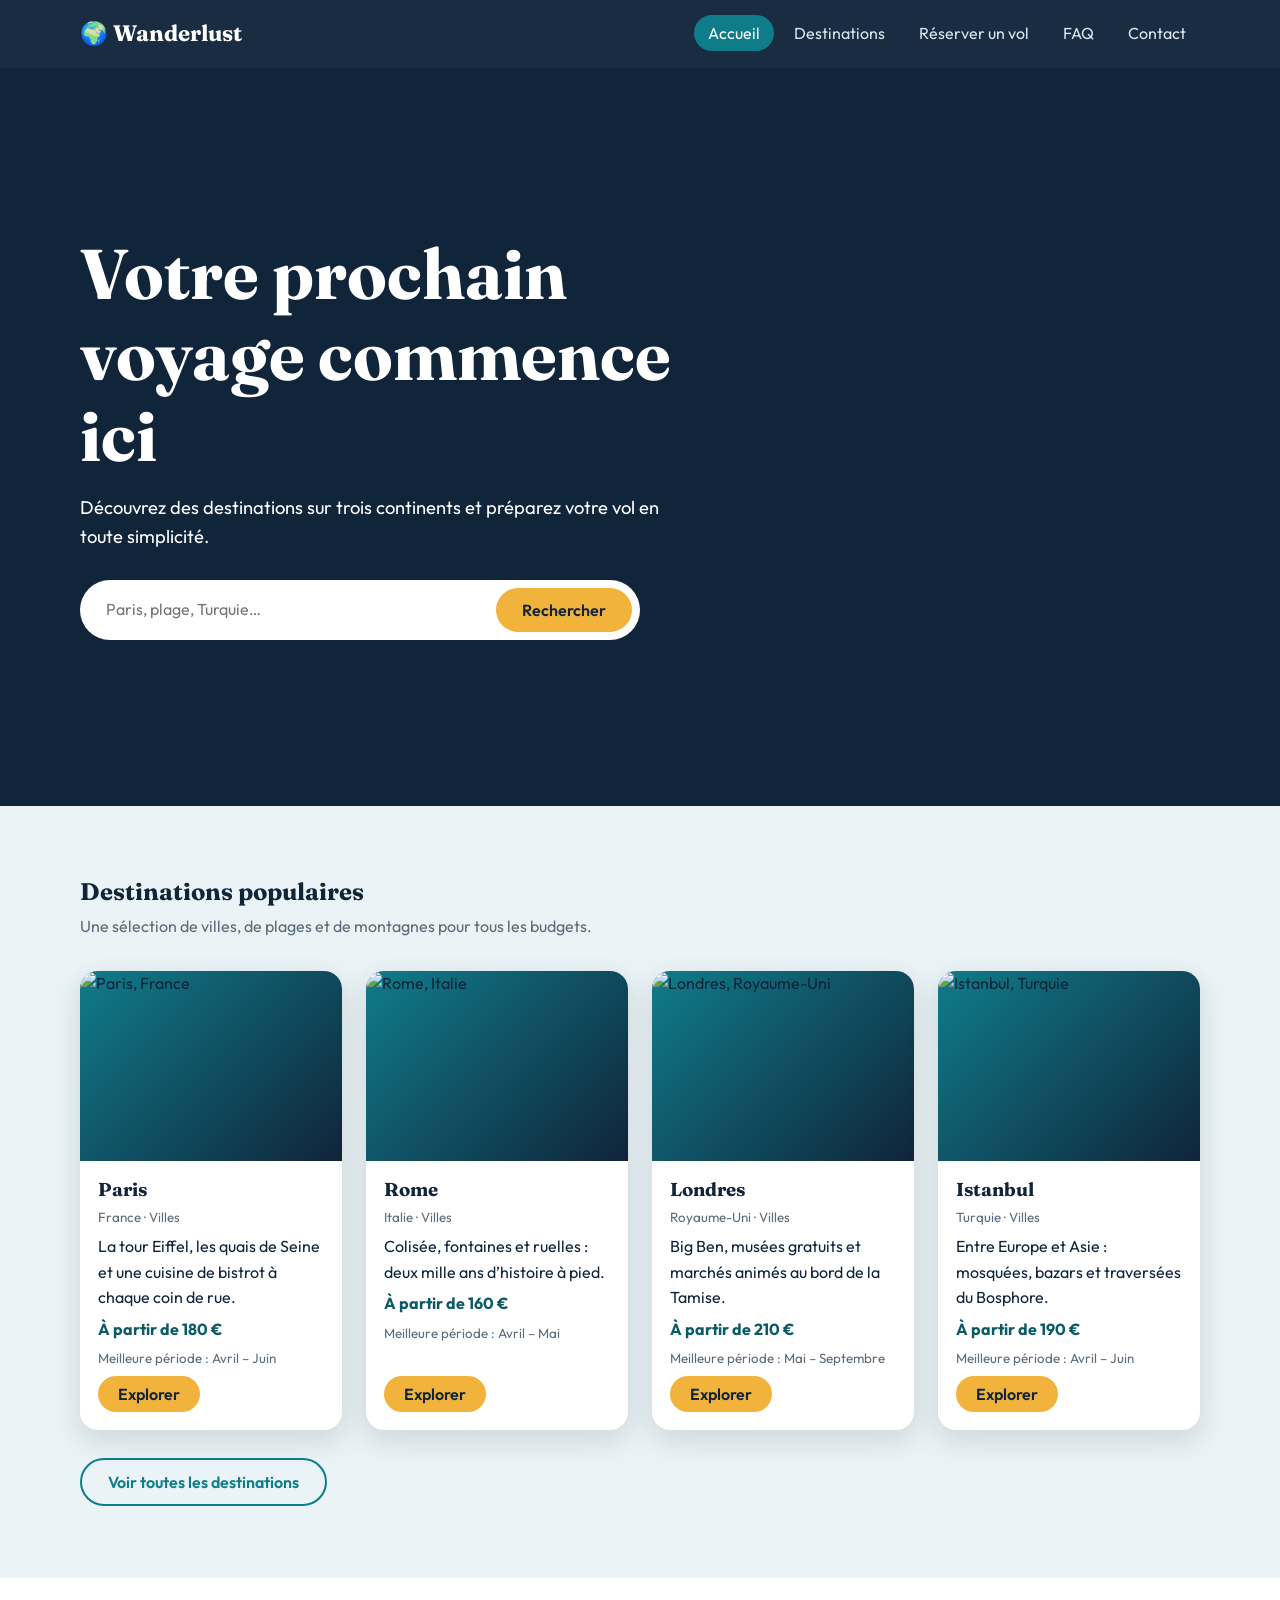
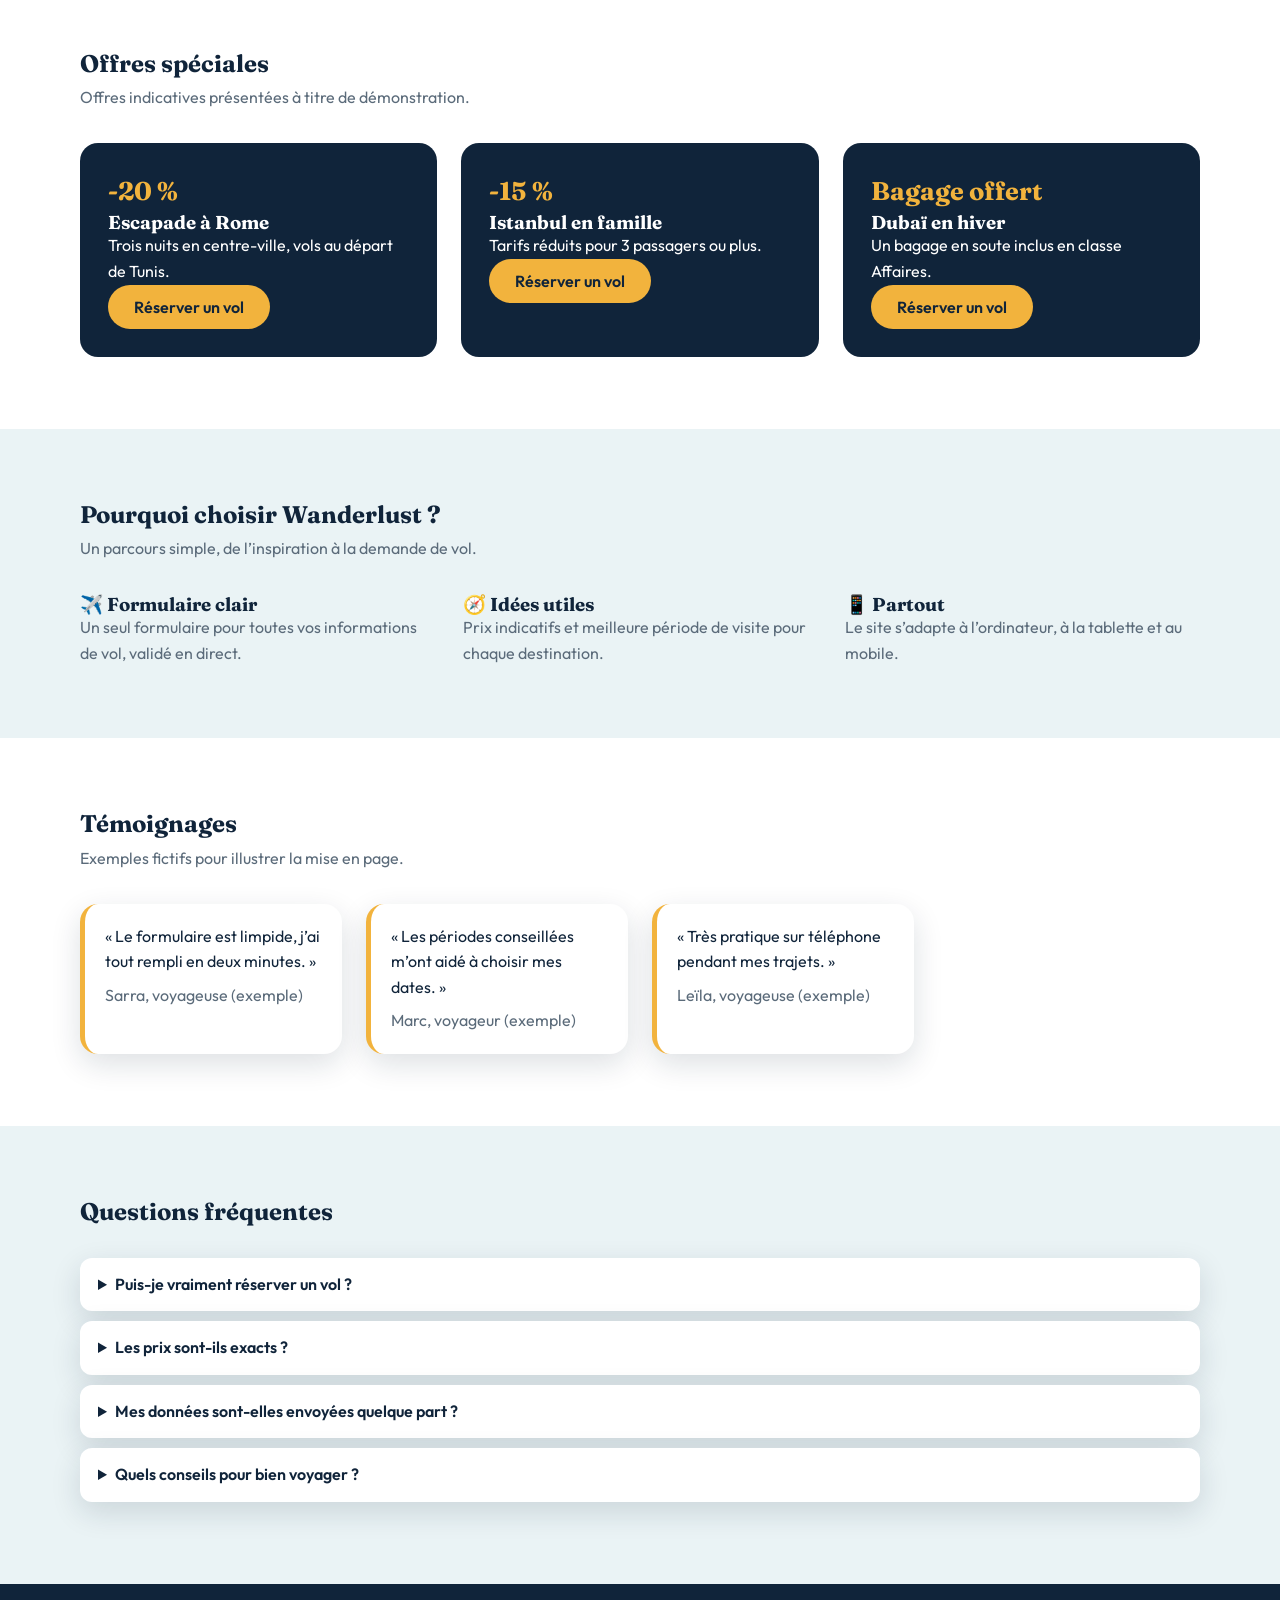
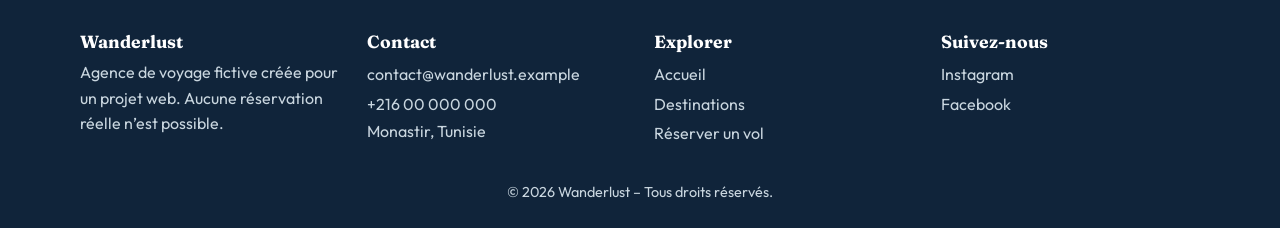
<file: index.html>
<!DOCTYPE html>
<html lang="fr">
<head>
<meta charset="UTF-8"><meta name="viewport" content="width=device-width, initial-scale=1.0">
<title>Wanderlust – Idées de voyage et vols</title>
<meta name="description" content="Wanderlust : trouvez votre prochaine destination et préparez votre demande de vol en quelques minutes.">
<link rel="preconnect" href="https://fonts.googleapis.com"><link rel="stylesheet" href="https://fonts.googleapis.com/css2?family=Fraunces:wght@600;700&family=Outfit:wght@400;500;600&display=swap"><link rel="stylesheet" href="styles.css">
</head>
<body>
<div id="site-header"></div>
<main>
<section class="hero" style="--bg:url('https://images.unsplash.com/photo-1436491865332-7a61a109cc05?auto=format&fit=crop&w=1600&q=70')">
<div class="wrap">
<h1>Votre prochain voyage commence ici</h1>
<p>Découvrez des destinations sur trois continents et préparez votre vol en toute simplicité.</p>
<form class="search" id="search" role="search"><label for="q" class="sr" style="position:absolute;left:-9999px">Rechercher une destination</label><input id="q" type="search" placeholder="Paris, plage, Turquie…"><button class="btn" type="submit">Rechercher</button></form>
</div>
</section>
<section class="alt"><div class="wrap">
<h2>Destinations populaires</h2><p class="lead">Une sélection de villes, de plages et de montagnes pour tous les budgets.</p>
<div class="grid" id="dest-grid" data-limit="4"></div>
<p style="margin-top:28px"><a class="btn o" href="categories.html">Voir toutes les destinations</a></p>
</div></section>
<section><div class="wrap">
<h2>Offres spéciales</h2><p class="lead">Offres indicatives présentées à titre de démonstration.</p>
<div class="offer">
<article><b>-20 %</b><h3>Escapade à Rome</h3><p>Trois nuits en centre-ville, vols au départ de Tunis.</p><p><a class="btn" href="booking.html?to=Rome">Réserver un vol</a></p></article>
<article><b>-15 %</b><h3>Istanbul en famille</h3><p>Tarifs réduits pour 3 passagers ou plus.</p><p><a class="btn" href="booking.html?to=Istanbul">Réserver un vol</a></p></article>
<article><b>Bagage offert</b><h3>Dubaï en hiver</h3><p>Un bagage en soute inclus en classe Affaires.</p><p><a class="btn" href="booking.html?to=Dubai">Réserver un vol</a></p></article>
</div></div></section>
<section class="alt"><div class="wrap">
<h2>Pourquoi choisir Wanderlust ?</h2><p class="lead">Un parcours simple, de l’inspiration à la demande de vol.</p>
<div class="why">
<div><h3>✈️ Formulaire clair</h3><p>Un seul formulaire pour toutes vos informations de vol, validé en direct.</p></div>
<div><h3>🧭 Idées utiles</h3><p>Prix indicatifs et meilleure période de visite pour chaque destination.</p></div>
<div><h3>📱 Partout</h3><p>Le site s’adapte à l’ordinateur, à la tablette et au mobile.</p></div>
</div></div></section>
<section><div class="wrap">
<h2>Témoignages</h2><p class="lead">Exemples fictifs pour illustrer la mise en page.</p>
<div class="grid">
<blockquote>« Le formulaire est limpide, j’ai tout rempli en deux minutes. »<cite>Sarra, voyageuse (exemple)</cite></blockquote>
<blockquote>« Les périodes conseillées m’ont aidé à choisir mes dates. »<cite>Marc, voyageur (exemple)</cite></blockquote>
<blockquote>« Très pratique sur téléphone pendant mes trajets. »<cite>Leïla, voyageuse (exemple)</cite></blockquote>
</div></div></section>
<section class="alt" id="faq"><div class="wrap">
<h2>Questions fréquentes</h2><p class="lead"></p>
<details><summary>Puis-je vraiment réserver un vol ?</summary><p>Non. Ce site est une démonstration : le formulaire valide vos informations et affiche un récapitulatif, sans réservation ni paiement. Une vraie réservation exige une API de compagnie aérienne et un service de paiement.</p></details>
<details><summary>Les prix sont-ils exacts ?</summary><p>Ce sont des estimations indicatives, non contractuelles.</p></details>
<details><summary>Mes données sont-elles envoyées quelque part ?</summary><p>Non, elles restent dans votre navigateur et ne sont pas enregistrées.</p></details>
<details><summary>Quels conseils pour bien voyager ?</summary><p>Vérifiez la validité de votre passeport, arrivez 3 heures avant un vol international et gardez vos documents dans le bagage à main.</p></details>
</div></section>
</main>
<div id="site-footer"></div>
<script src="script.js"></script>
</body>
</html>
</file>
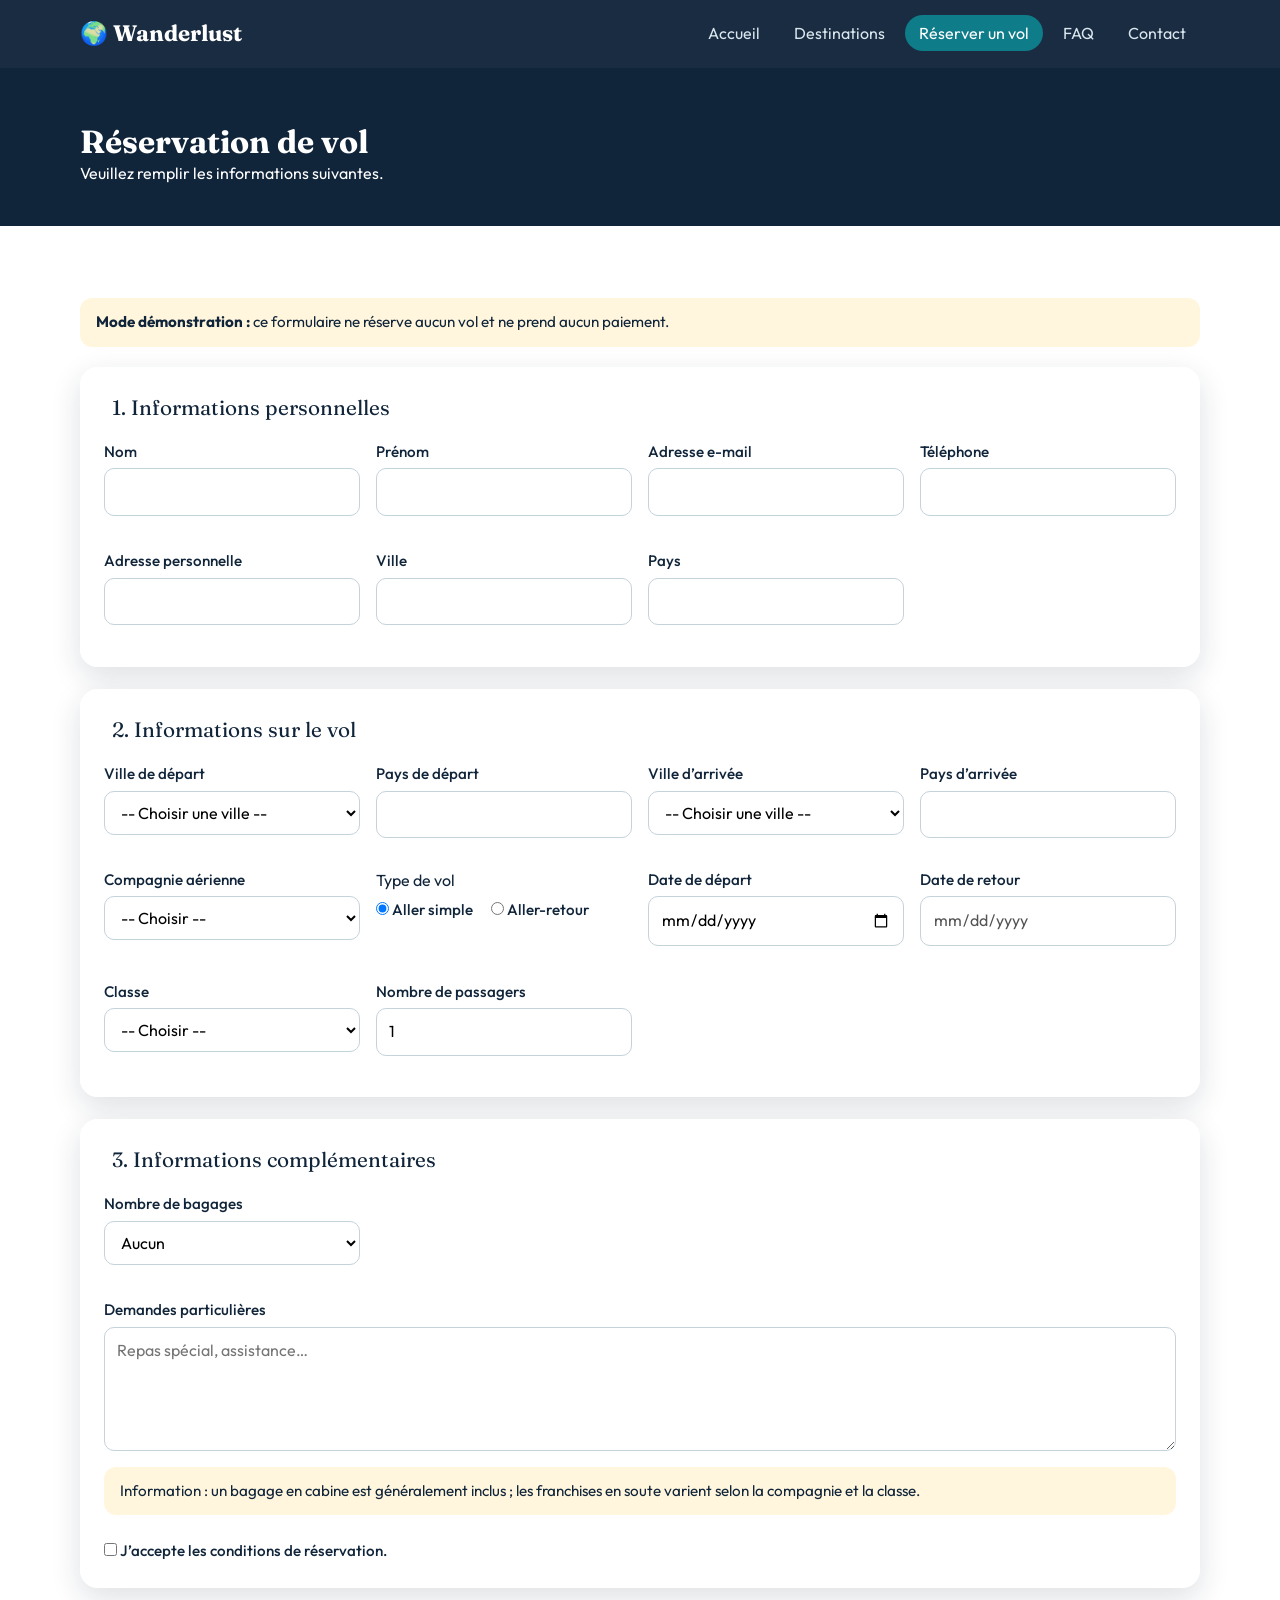
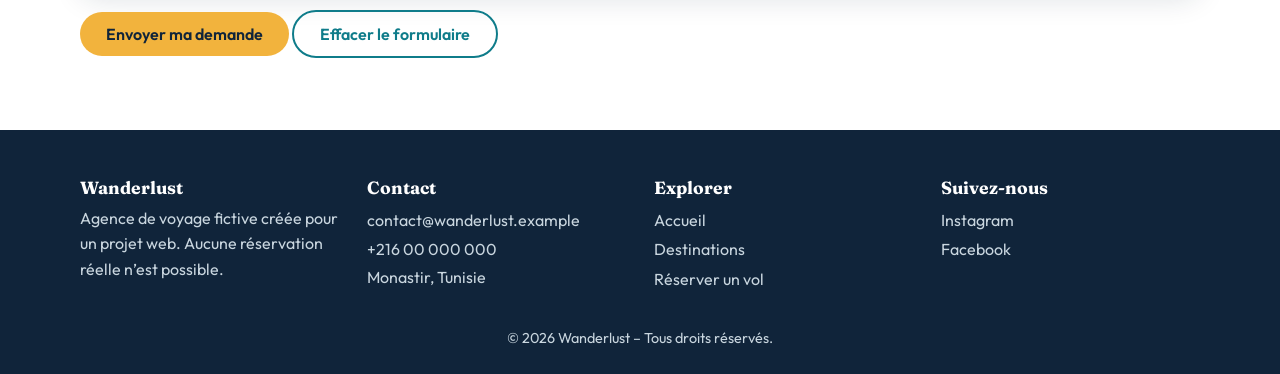
<file: booking.html>
<!DOCTYPE html>
<html lang="fr">
<head>
<meta charset="UTF-8"><meta name="viewport" content="width=device-width, initial-scale=1.0">
<title>Réservation de vol – Wanderlust</title>
<meta name="description" content="Remplissez votre demande de vol Wanderlust (démonstration).">
<link rel="preconnect" href="https://fonts.googleapis.com"><link rel="stylesheet" href="https://fonts.googleapis.com/css2?family=Fraunces:wght@600;700&family=Outfit:wght@400;500;600&display=swap"><link rel="stylesheet" href="styles.css">
</head>
<body>
<div id="site-header"></div>
<main>
<div class="page-top"><div class="wrap"><h1>Réservation de vol</h1><p>Veuillez remplir les informations suivantes.</p></div></div>
<section><div class="wrap">
<div id="confirm"></div>
<p class="demo"><b>Mode démonstration :</b> ce formulaire ne réserve aucun vol et ne prend aucun paiement.</p>
<form id="booking" action="#" method="post" novalidate>
<fieldset><legend>1. Informations personnelles</legend>
<div class="f"><label for="nom">Nom</label><input type="text" id="nom" name="nom" required><span class="err" id="e_nom"></span></div><div class="f"><label for="prenom">Prénom</label><input type="text" id="prenom" name="prenom" required><span class="err" id="e_prenom"></span></div><div class="f"><label for="email">Adresse e-mail</label><input type="email" id="email" name="email" required><span class="err" id="e_email"></span></div><div class="f"><label for="telephone">Téléphone</label><input type="tel" id="telephone" name="telephone" required><span class="err" id="e_telephone"></span></div><div class="f"><label for="adresse">Adresse personnelle</label><input type="text" id="adresse" name="adresse" required><span class="err" id="e_adresse"></span></div><div class="f"><label for="ville">Ville</label><input type="text" id="ville" name="ville" required><span class="err" id="e_ville"></span></div><div class="f"><label for="pays">Pays</label><input type="text" id="pays" name="pays" required><span class="err" id="e_pays"></span></div>
</fieldset>
<fieldset><legend>2. Informations sur le vol</legend>
<div class="f"><label for="depart">Ville de départ</label><select id="depart" name="depart" required><option value="">-- Choisir une ville --</option><option>Tunis</option><option>Paris</option><option>Londres</option><option>Rome</option><option>Istanbul</option><option>Dubai</option></select><span class="err" id="e_depart"></span></div>
<div class="f"><label for="pays_depart">Pays de départ</label><input id="pays_depart" readonly></div>
<div class="f"><label for="arrivee">Ville d’arrivée</label><select id="arrivee" name="arrivee" required><option value="">-- Choisir une ville --</option><option>Tunis</option><option>Paris</option><option>Londres</option><option>Rome</option><option>Istanbul</option><option>Dubai</option></select><span class="err" id="e_arrivee"></span></div>
<div class="f"><label for="pays_arrivee">Pays d’arrivée</label><input id="pays_arrivee" readonly></div>
<div class="f"><label for="compagnie">Compagnie aérienne</label><select id="compagnie" name="compagnie" required><option value="">-- Choisir --</option><option>Tunisair</option><option>Nouvelair</option><option>Air France</option><option>Turkish Airlines</option><option>Emirates</option></select><span class="err" id="e_compagnie"></span></div>
<div class="f"><span>Type de vol</span><div class="inline"><label><input type="radio" id="aller" name="type_vol" value="Aller simple" required checked> Aller simple</label><label><input type="radio" id="aller_retour" name="type_vol" value="Aller-retour"> Aller-retour</label></div></div>
<div class="f"><label for="date_depart">Date de départ</label><input type="date" id="date_depart" name="date_depart" required><span class="err" id="e_date_depart"></span></div><div class="f"><label for="date_retour">Date de retour</label><input type="date" id="date_retour" name="date_retour" ><span class="err" id="e_date_retour"></span></div>
<div class="f"><label for="classe">Classe</label><select id="classe" name="classe" required><option value="">-- Choisir --</option><option value="Économique">Économique</option><option value="Affaires">Affaires</option><option value="Première classe">Première classe</option></select><span class="err" id="e_classe"></span></div>
<div class="f"><label for="passagers">Nombre de passagers</label><input type="number" id="passagers" name="passagers" min="1" max="10" value="1" required><span class="err" id="e_passagers"></span></div>
</fieldset>
<fieldset><legend>3. Informations complémentaires</legend>
<div class="f"><label for="bagages">Nombre de bagages</label><select id="bagages" name="bagages"><option value="0">Aucun</option><option value="1">1 bagage</option><option value="2">2 bagages</option><option value="3+">3 bagages ou plus</option></select><span class="err" id="e_bagages"></span></div>
<div class="f full"><label for="demandes">Demandes particulières</label><textarea id="demandes" name="demandes" rows="4" placeholder="Repas spécial, assistance…"></textarea></div>
<div class="f full"><p class="demo">Information : un bagage en cabine est généralement inclus ; les franchises en soute varient selon la compagnie et la classe.</p><label><input type="checkbox" id="conditions" name="conditions" required> J’accepte les conditions de réservation.</label></div>
</fieldset>
<button class="btn" type="submit">Envoyer ma demande</button> <button class="btn o" type="reset">Effacer le formulaire</button>
</form>
</div></section>
</main>
<div id="site-footer"></div>
<script src="script.js"></script>
</body>
</html>
</file>
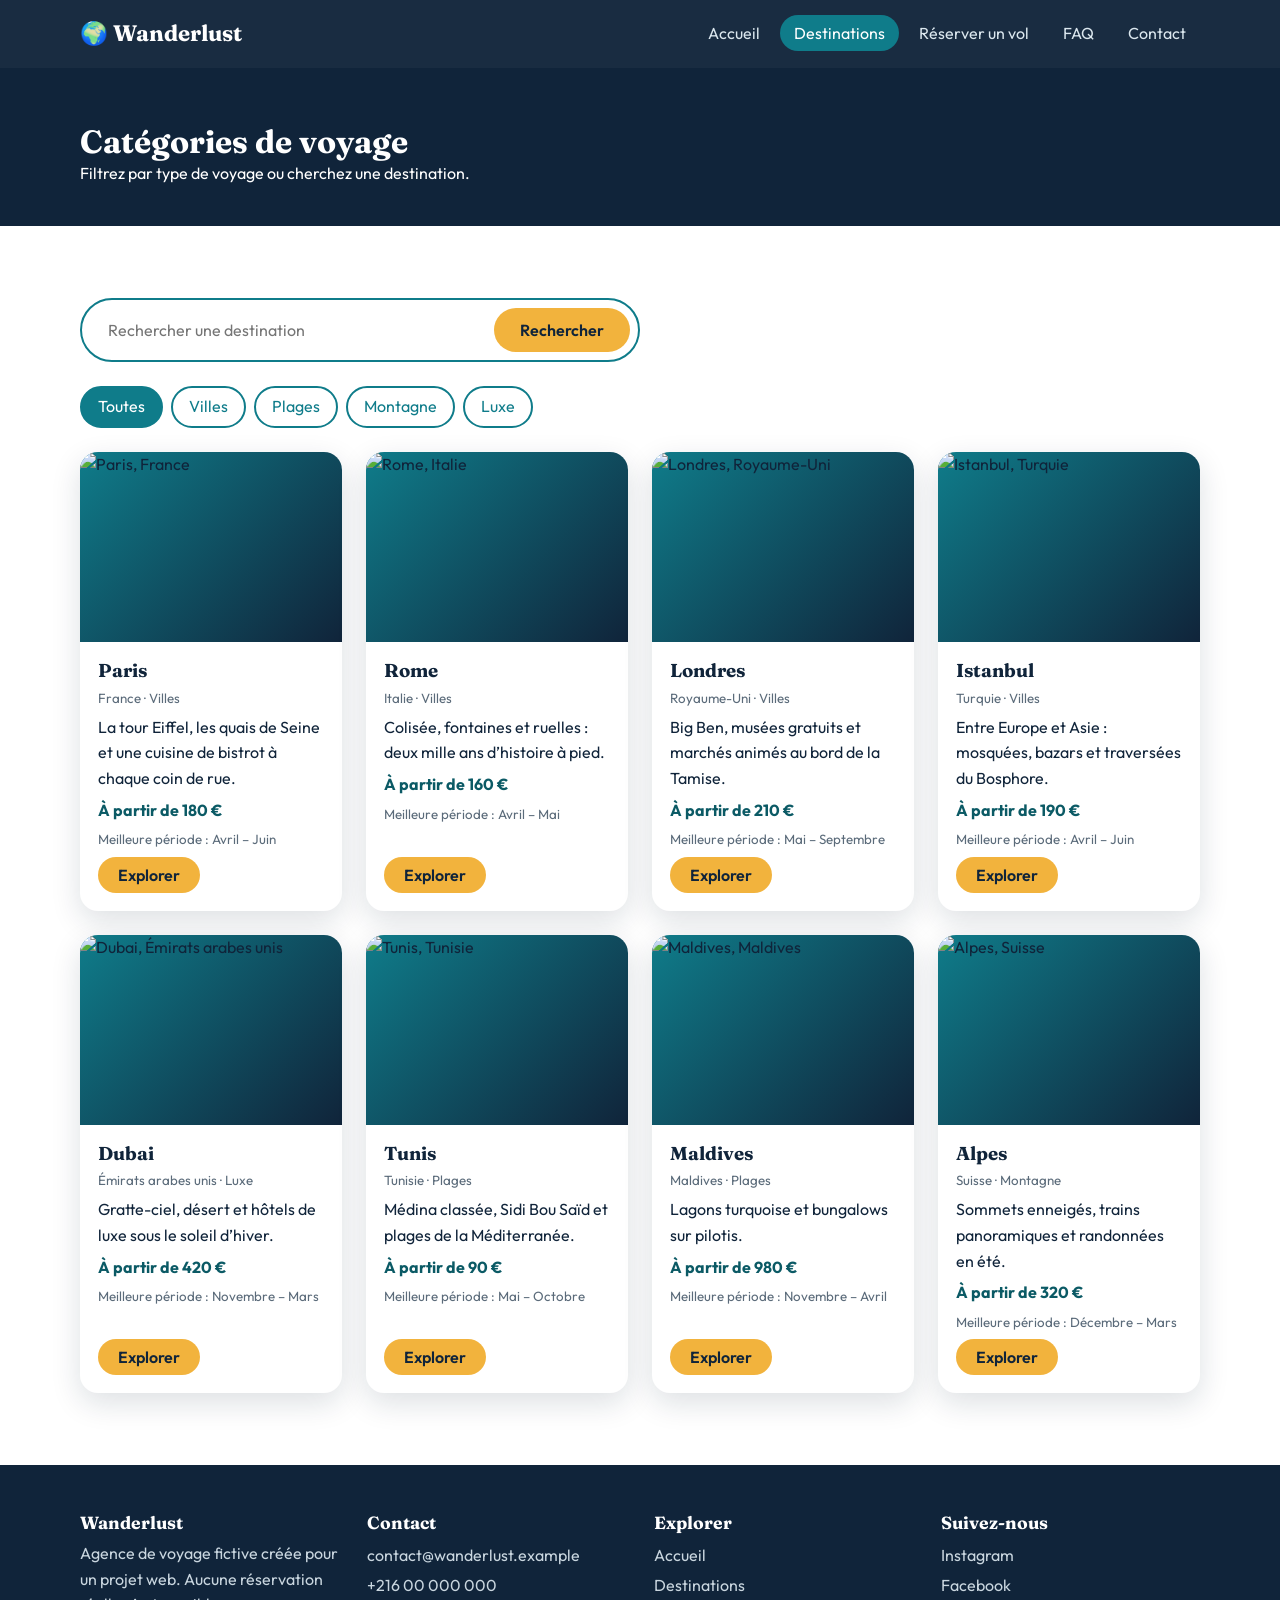
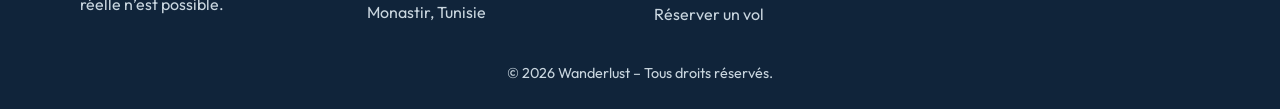
<file: categories.html>
<!DOCTYPE html>
<html lang="fr">
<head>
<meta charset="UTF-8"><meta name="viewport" content="width=device-width, initial-scale=1.0">
<title>Destinations – Wanderlust</title>
<meta name="description" content="Villes, plages et montagnes : explorez les destinations Wanderlust avec prix indicatifs et meilleure période.">
<link rel="preconnect" href="https://fonts.googleapis.com"><link rel="stylesheet" href="https://fonts.googleapis.com/css2?family=Fraunces:wght@600;700&family=Outfit:wght@400;500;600&display=swap"><link rel="stylesheet" href="styles.css">
</head>
<body>
<div id="site-header"></div>
<main>
<div class="page-top"><div class="wrap"><h1>Catégories de voyage</h1><p>Filtrez par type de voyage ou cherchez une destination.</p></div></div>
<section><div class="wrap">
<form class="search" id="search" role="search" style="border:2px solid var(--sea);margin-bottom:24px"><label for="q" style="position:absolute;left:-9999px">Rechercher</label><input id="q" type="search" placeholder="Rechercher une destination"><button class="btn" type="submit">Rechercher</button></form>
<div class="chips" role="group" aria-label="Catégories">
<button class="chip on" data-cat="Toutes">Toutes</button><button class="chip" data-cat="Villes">Villes</button><button class="chip" data-cat="Plages">Plages</button><button class="chip" data-cat="Montagne">Montagne</button><button class="chip" data-cat="Luxe">Luxe</button></div>
<div class="grid" id="dest-grid" aria-live="polite"></div>
</div></section>
</main>
<div id="site-footer"></div>
<script src="script.js"></script>
</body>
</html>
</file>
<file: styles.css>
:root{--ink:#10243A;--sea:#0F7C8A;--sea-d:#0B5A65;--sun:#F2B33D;--mist:#EAF3F5;--white:#fff;--muted:#5B6B7A;--r:18px;--sh:0 10px 30px rgba(16,36,58,.14)}
*{box-sizing:border-box;margin:0}
html{scroll-behavior:smooth}
body{font-family:'Outfit',system-ui,sans-serif;color:var(--ink);background:var(--white);line-height:1.6;overflow-x:hidden}
h1,h2,h3{font-family:'Fraunces',Georgia,serif;line-height:1.15}
img{max-width:100%;display:block}
a{color:inherit}
:focus-visible{outline:3px solid var(--sun);outline-offset:3px}
.wrap{width:min(1120px,92%);margin:auto}
section{padding:72px 0}
.alt{background:var(--mist)}
.lead{color:var(--muted);max-width:60ch;margin:8px 0 32px}
header.nav{position:sticky;top:0;z-index:50;background:rgba(16,36,58,.96);backdrop-filter:blur(8px)}
.nav .wrap{display:flex;align-items:center;justify-content:space-between;height:68px}
.logo{font-family:'Fraunces',serif;font-size:1.4rem;color:#fff;text-decoration:none;font-weight:700}
.nav ul{display:flex;gap:6px;list-style:none;padding:0}
.nav a.l{color:#dbe7ee;text-decoration:none;padding:8px 14px;border-radius:99px;transition:.2s}
.nav a.l:hover,.nav a.l[aria-current=page]{background:var(--sea);color:#fff}
.burger{display:none;background:none;border:0;color:#fff;font-size:1.8rem;cursor:pointer}
.btn{display:inline-block;background:var(--sun);color:var(--ink);font:600 1rem 'Outfit',sans-serif;padding:12px 26px;border:0;border-radius:99px;cursor:pointer;text-decoration:none;transition:.2s}
.btn:hover{transform:translateY(-2px);box-shadow:var(--sh)}
.btn.o{background:none;border:2px solid var(--sea);color:var(--sea)}
.hero{min-height:82vh;display:grid;align-items:center;color:#fff;padding:60px 0;background:linear-gradient(105deg,rgba(16,36,58,.85) 20%,rgba(16,36,58,.25)),var(--bg) center/cover,var(--ink)}
.hero h1{font-size:clamp(2.4rem,6vw,4.4rem);max-width:14ch;animation:rise .9s both}
.hero p{max-width:50ch;margin:16px 0 28px;font-size:1.15rem}
@keyframes rise{from{opacity:0;transform:translateY(24px)}}
.search{display:flex;gap:8px;background:#fff;padding:8px;border-radius:99px;max-width:560px}
.search input{flex:1;border:0;padding:0 18px;font:inherit;background:none;min-width:0}
.grid{display:grid;grid-template-columns:repeat(auto-fill,minmax(250px,1fr));gap:24px}
.card{background:#fff;border-radius:var(--r);overflow:hidden;box-shadow:var(--sh);display:flex;flex-direction:column}
.card img{height:190px;width:100%;object-fit:cover;background:linear-gradient(135deg,var(--sea),var(--ink))}
.card div{padding:18px;display:flex;flex-direction:column;gap:6px;flex:1}
.card small{color:var(--muted)}
.price{font-weight:700;color:var(--sea-d)}
.card .btn{margin-top:auto;align-self:flex-start;padding:8px 20px}
.chips{display:flex;flex-wrap:wrap;gap:8px;margin-bottom:24px}
.chip{border:2px solid var(--sea);background:none;color:var(--sea);border-radius:99px;padding:6px 16px;font:inherit;cursor:pointer}
.chip.on{background:var(--sea);color:#fff}
.offer{display:grid;grid-template-columns:repeat(auto-fit,minmax(260px,1fr));gap:24px}
.offer article{background:var(--ink);color:#fff;padding:28px;border-radius:var(--r)}
.offer b{color:var(--sun);font-size:1.6rem;font-family:'Fraunces',serif}
.why{display:grid;grid-template-columns:repeat(auto-fit,minmax(220px,1fr));gap:28px}
.why p{color:var(--muted)}
blockquote{background:#fff;border-left:5px solid var(--sun);padding:20px;border-radius:var(--r);box-shadow:var(--sh)}
blockquote cite{display:block;margin-top:8px;color:var(--muted);font-style:normal}
details{background:#fff;border-radius:12px;padding:14px 18px;margin-bottom:10px;box-shadow:var(--sh)}
summary{cursor:pointer;font-weight:600}
footer{background:var(--ink);color:#c9d6df;padding:48px 0 24px}
footer .wrap{display:grid;grid-template-columns:repeat(auto-fit,minmax(200px,1fr));gap:28px}
footer a{display:block;text-decoration:none;padding:2px 0}footer a:hover{color:var(--sun)}
footer h3{color:#fff;font-size:1.1rem;margin-bottom:8px}
.copy{text-align:center;margin-top:32px;font-size:.9rem}
dialog{border:0;border-radius:var(--r);padding:0;width:min(520px,92%);box-shadow:var(--sh)}
dialog::backdrop{background:rgba(16,36,58,.6)}
dialog img{width:100%;height:220px;object-fit:cover}
dialog div{padding:24px;display:grid;gap:10px}
.page-top{background:var(--ink);color:#fff;padding:56px 0 40px}
form fieldset{border:0;background:#fff;border-radius:var(--r);padding:24px;margin-bottom:22px;box-shadow:var(--sh);display:grid;grid-template-columns:repeat(auto-fit,minmax(240px,1fr));gap:16px}
legend{font-family:'Fraunces',serif;font-size:1.3rem;padding:0 8px;float:left;width:100%;grid-column:1/-1}
.f{display:flex;flex-direction:column;gap:4px}.f.full{grid-column:1/-1}
label{font-weight:500;font-size:.95rem}
input,select,textarea{font:inherit;padding:10px 12px;border:1.5px solid #c4d2da;border-radius:10px;width:100%;background:#fff}
input:focus,select:focus,textarea:focus{border-color:var(--sea);outline:none;box-shadow:0 0 0 3px rgba(15,124,138,.2)}
input[type=radio],input[type=checkbox]{width:auto}
.inline{display:flex;gap:18px;align-items:center;flex-wrap:wrap}
.err{color:#B3261E;font-size:.85rem;min-height:1em}
.ok{background:#E6F4EA;border:2px solid #2E7D32;border-radius:var(--r);padding:24px;margin-bottom:24px}
.demo{background:#FFF6DD;border-radius:12px;padding:12px 16px;margin-bottom:20px;font-size:.95rem}
@media(max-width:760px){.burger{display:block}.nav ul{display:none;position:absolute;top:68px;left:0;right:0;background:var(--ink);flex-direction:column;padding:12px 4%}.nav ul.open{display:flex}section{padding:48px 0}.search{border-radius:18px;flex-wrap:wrap}.search input{padding:10px}}
@media(prefers-reduced-motion:reduce){*{animation:none!important;transition:none!important;scroll-behavior:auto}}
</file>
